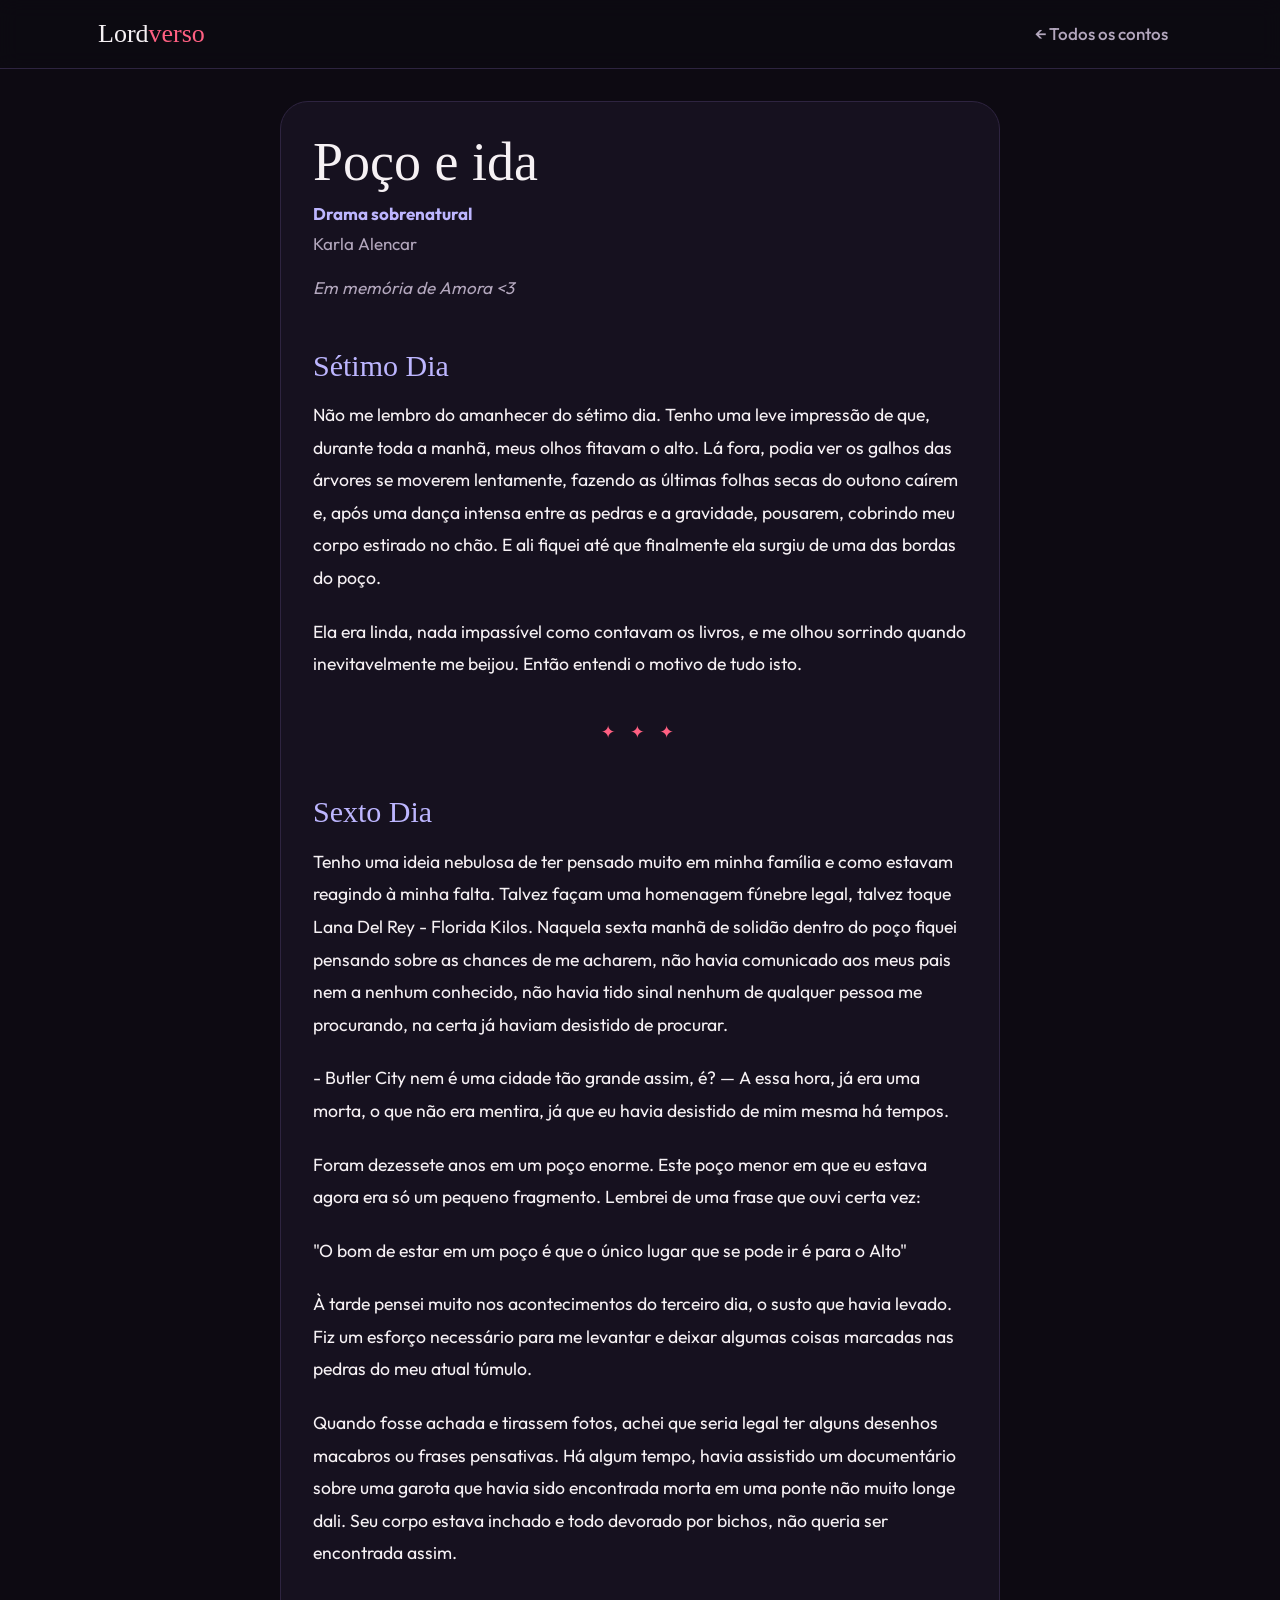
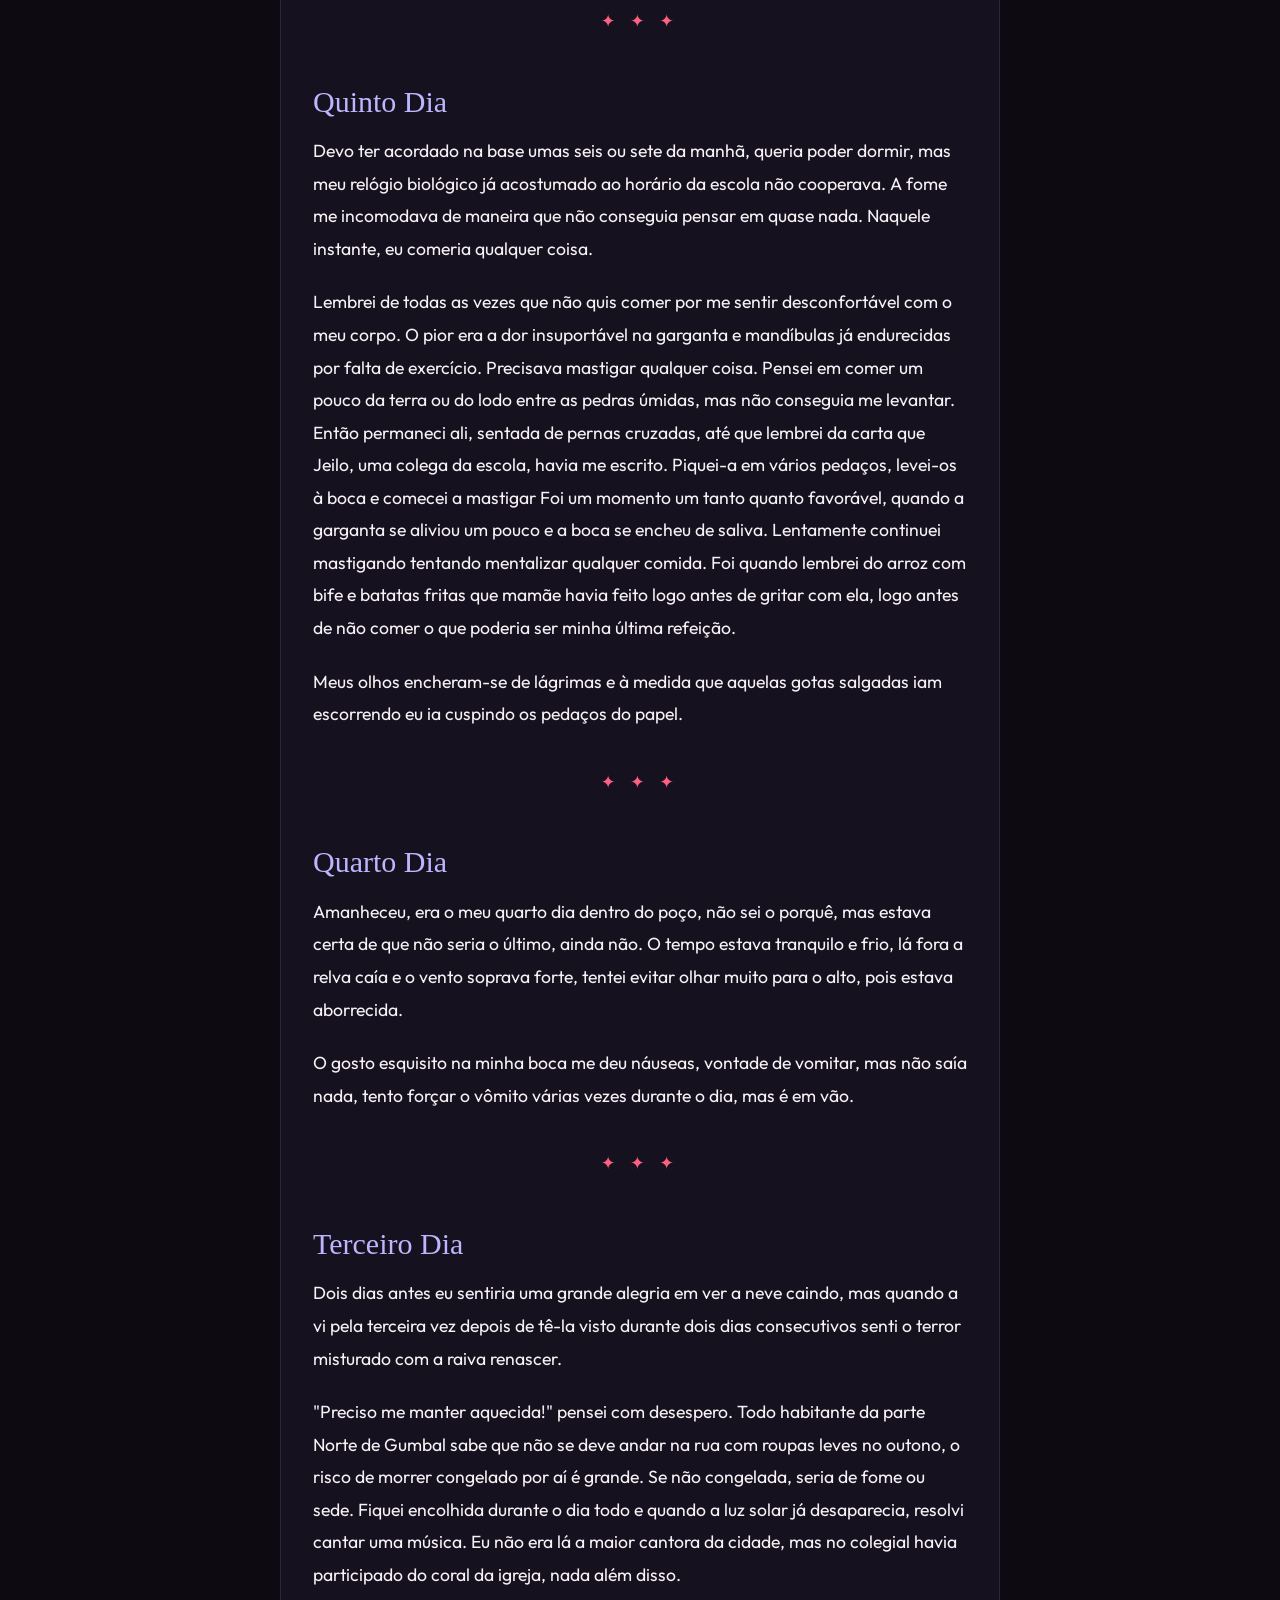
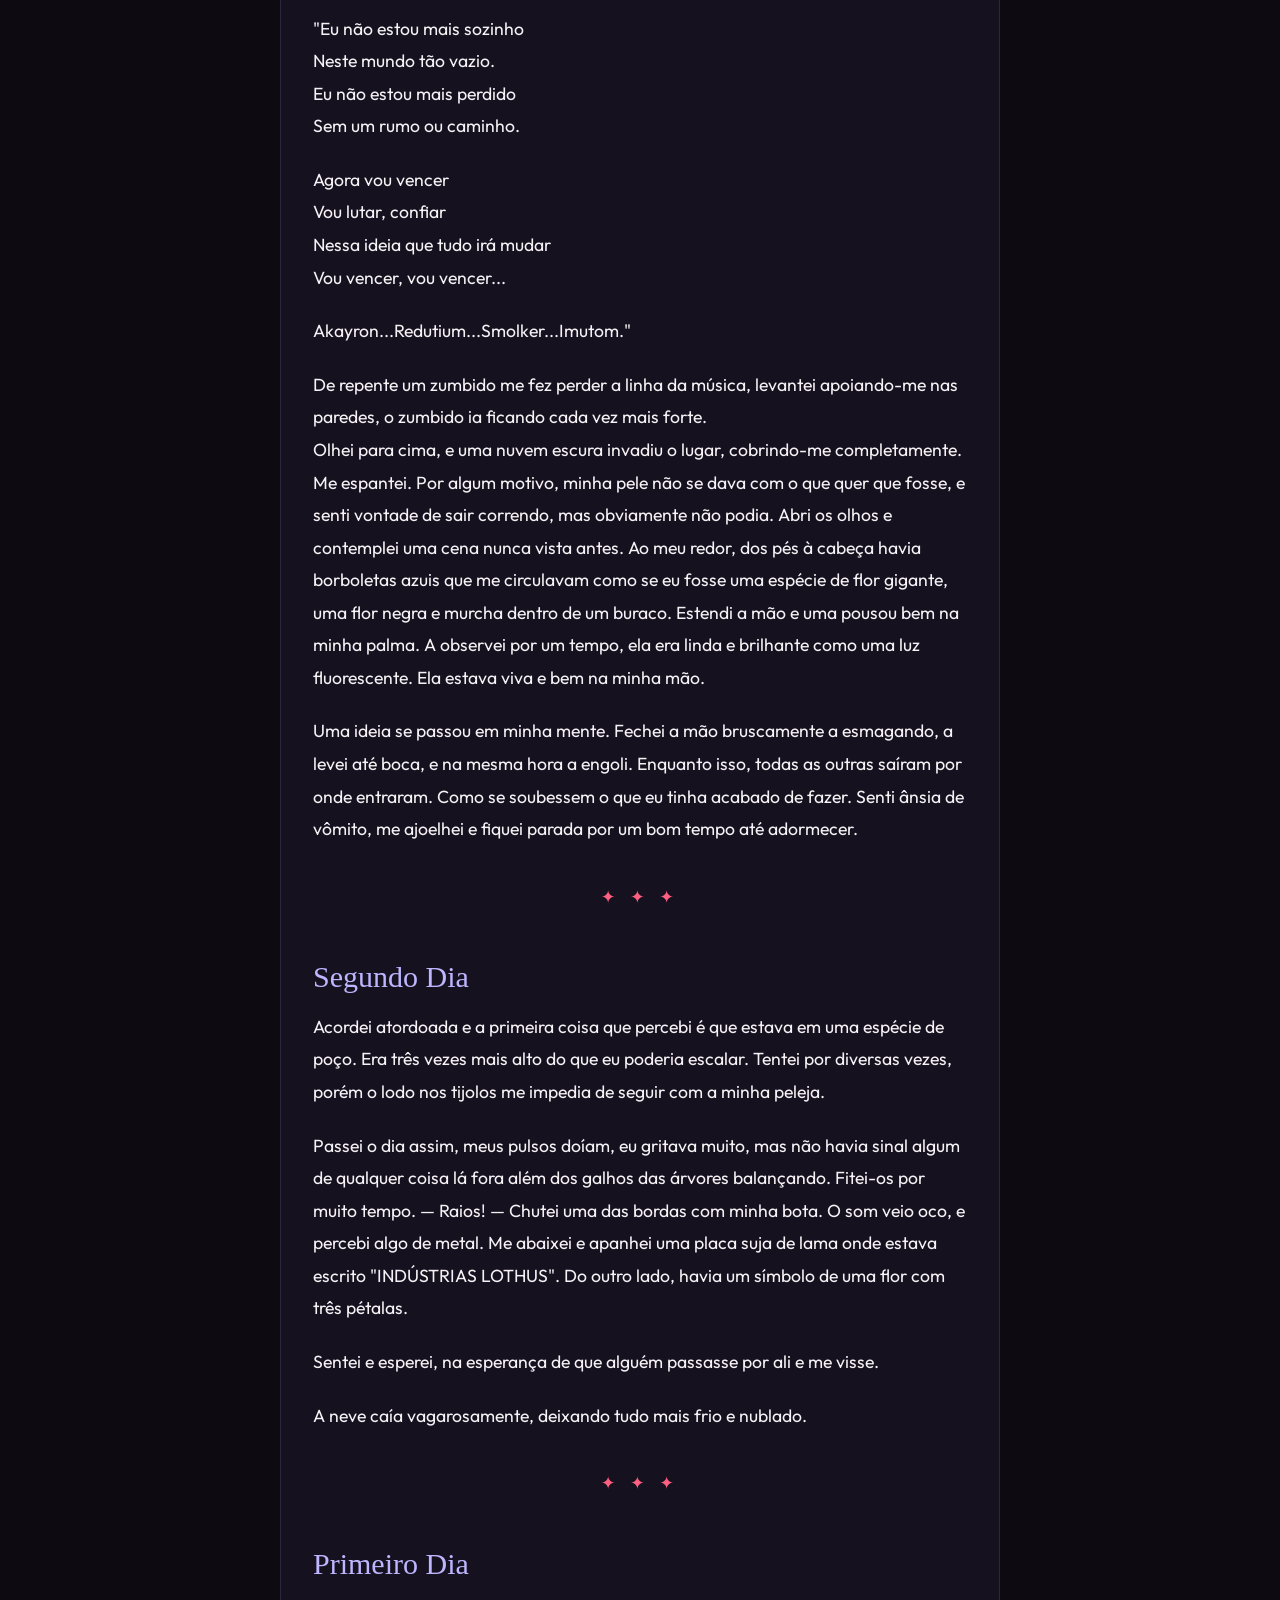
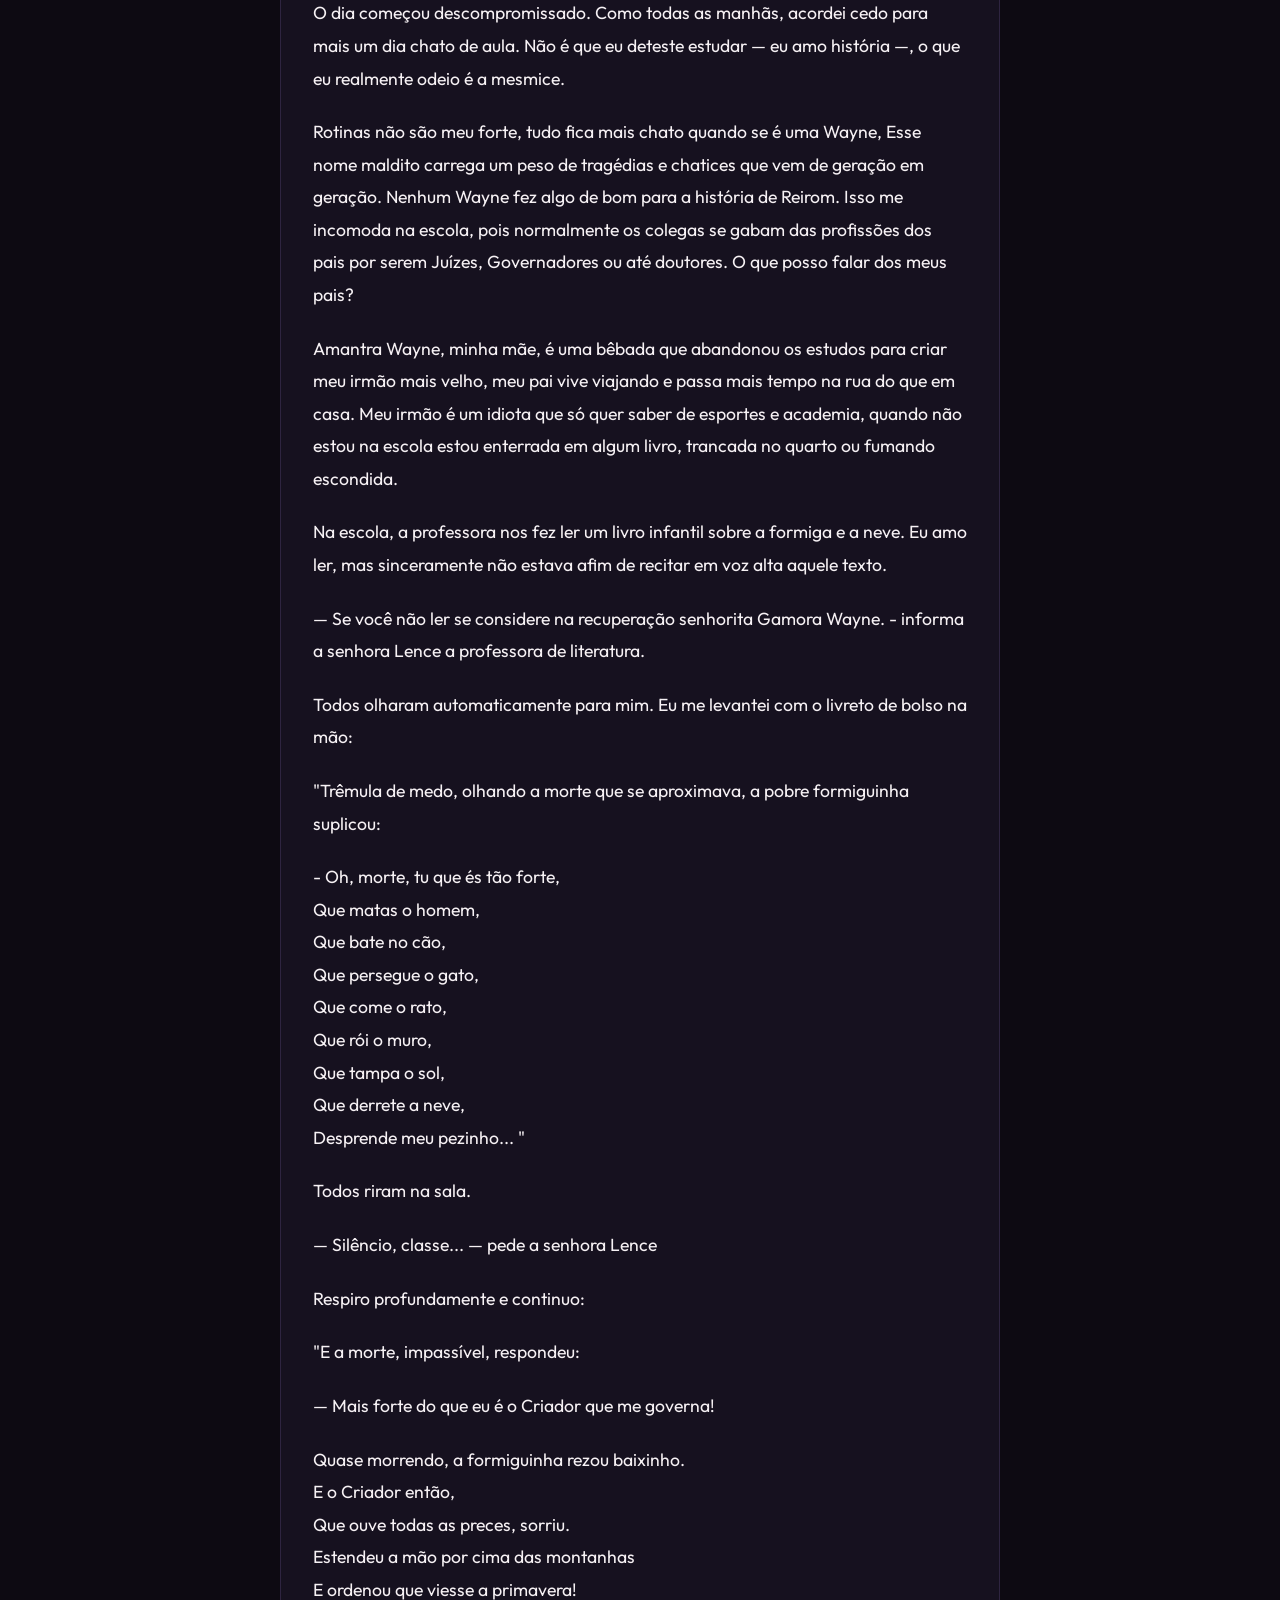
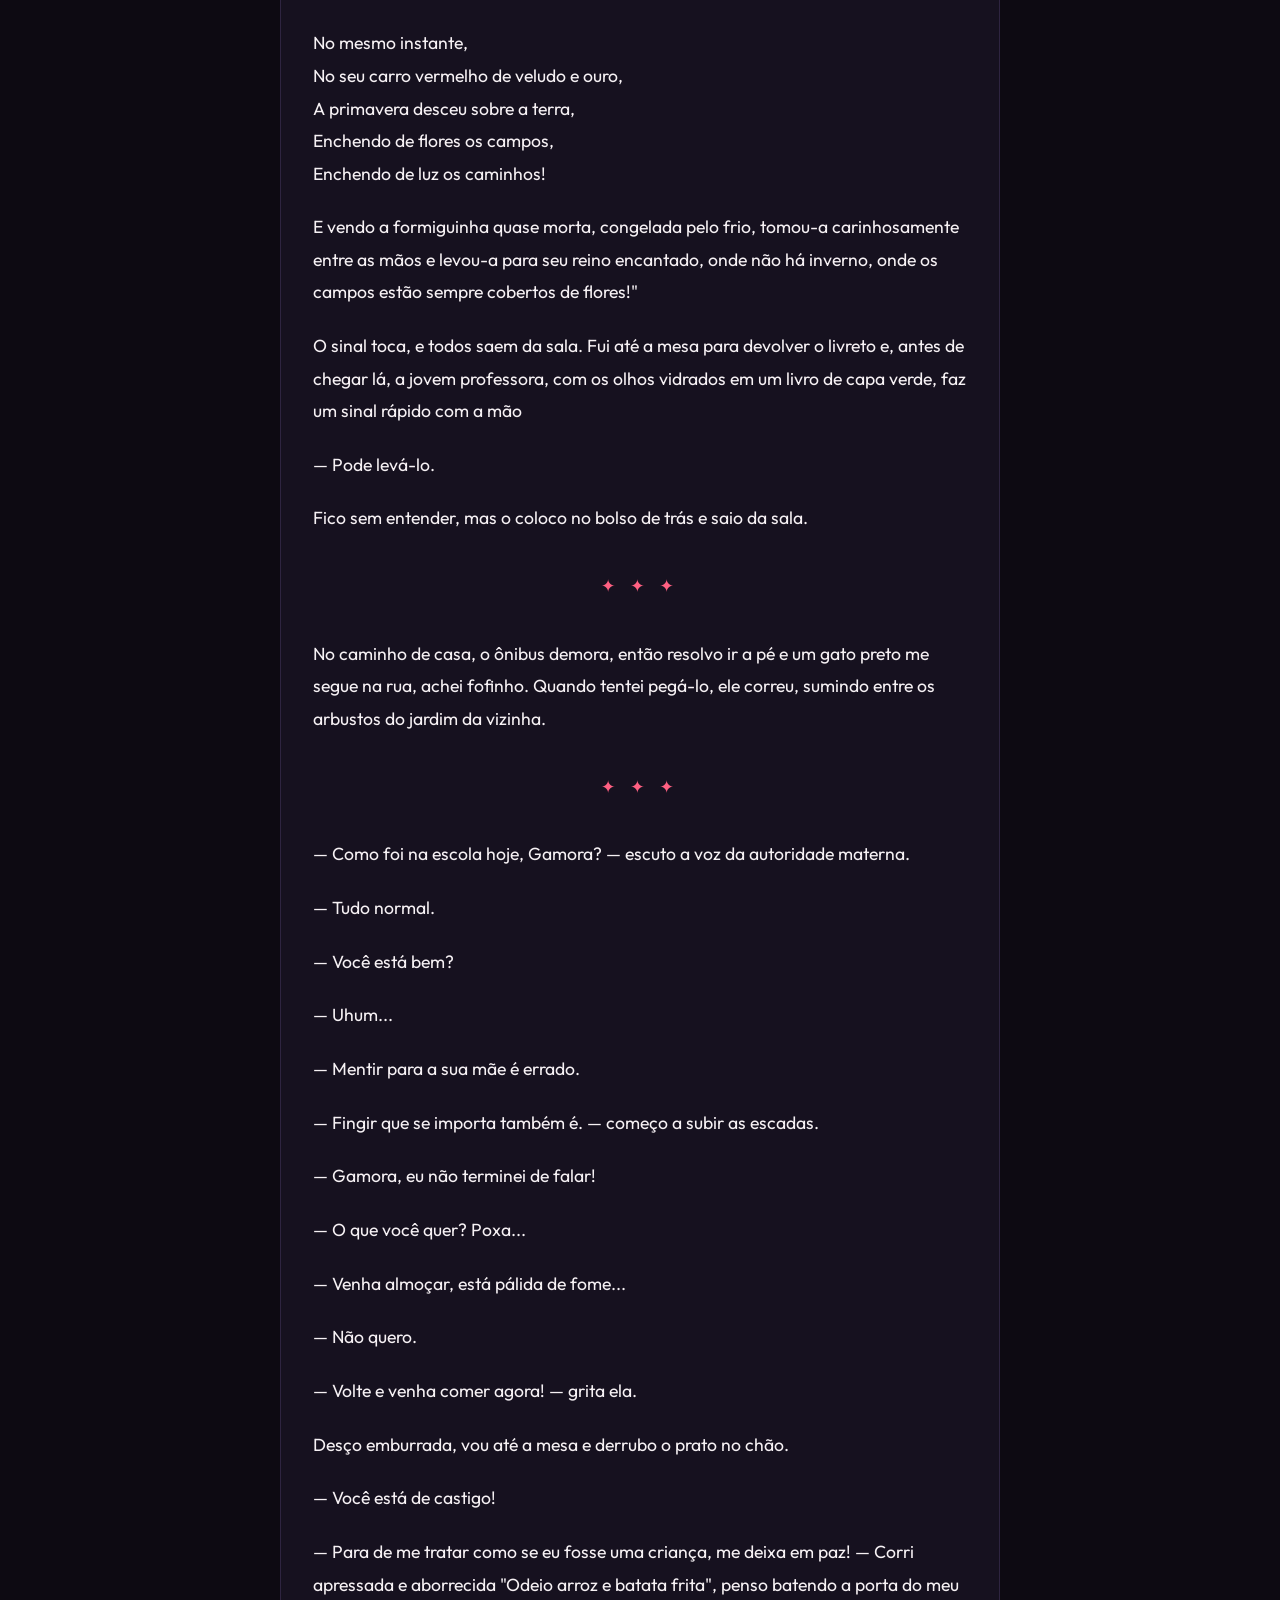
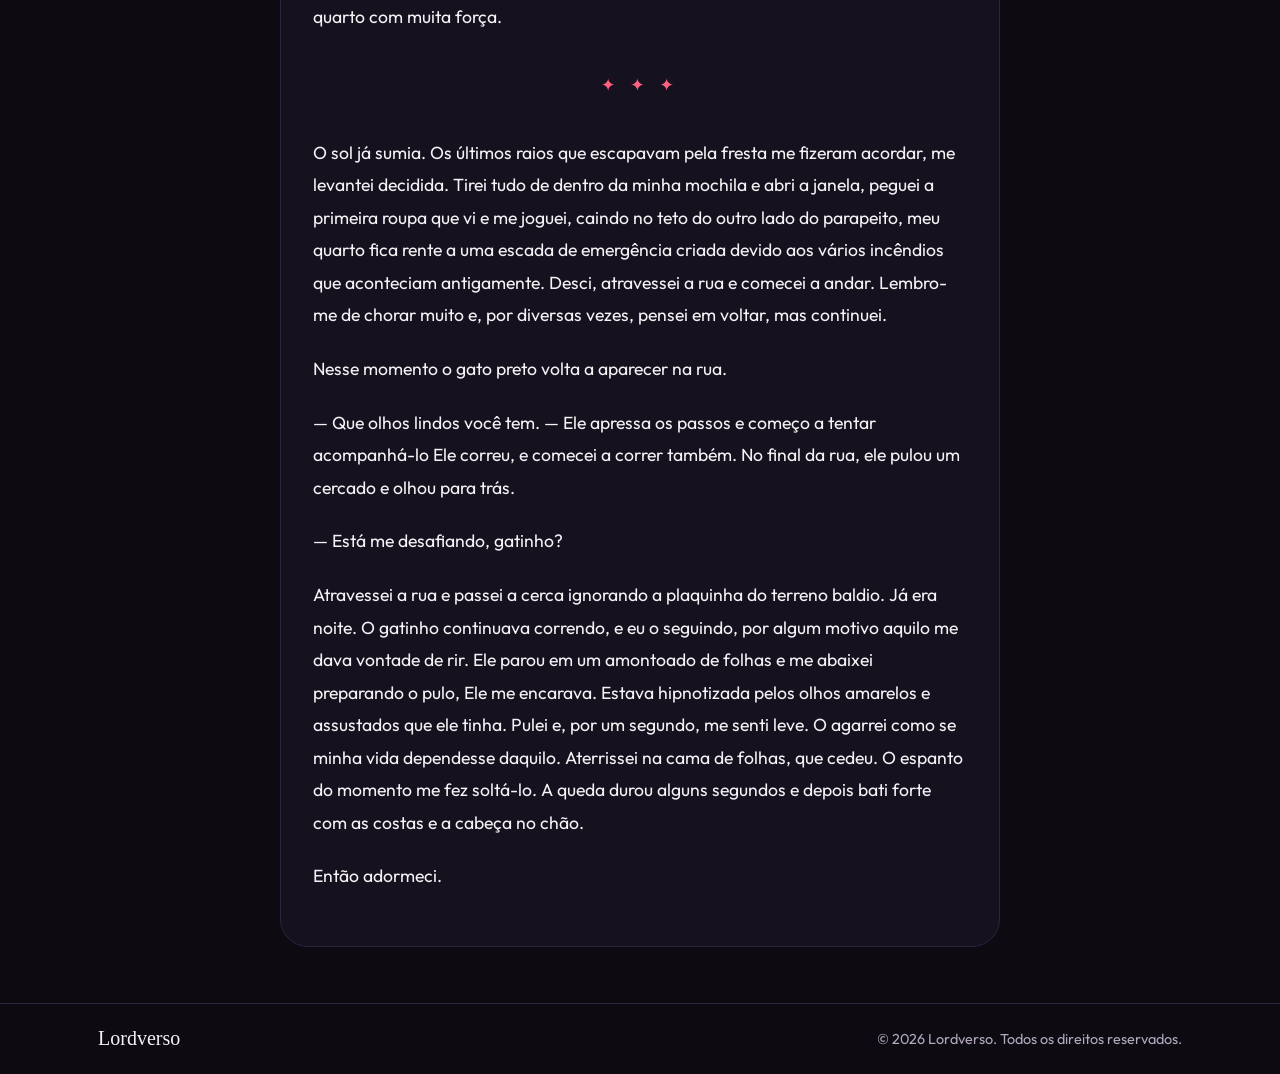
<file: conto.html>
<!DOCTYPE html>
<html lang="pt-BR">
<head>
<meta charset="utf-8">
<meta name="viewport" content="width=device-width, initial-scale=1, viewport-fit=cover">
<meta name="theme-color" content="#0d0a12">
<title>Conto – Lordverso</title>

<link rel="preconnect" href="https://fonts.googleapis.com">
<link rel="preconnect" href="https://fonts.gstatic.com" crossorigin>
<link rel="stylesheet" href="https://fonts.googleapis.com/css2?family=Outfit:wght@400;500;700&family=Permanent+Marker&display=swap">

<link rel="stylesheet" href="style.css">
</head>
<body>

<header class="topo">
  <div class="container">
    <a class="logo" href="index.html#inicio">Lord<span>verso</span></a>
    <nav class="menu" aria-label="Voltar">
      <a href="index.html#contos">← Todos os contos</a>
    </nav>
  </div>
</header>

<main class="container">
  <!-- O conto é carregado aqui pelo contos.js, a partir da pasta "meus contos".
       O endereço é conto.html?n=1 (primeiro conto), ?n=2, ?n=3 -->
  <article class="painel leitor" id="leitor">
    <p class="leitor-erro">Carregando o conto…</p>
  </article>
  <noscript><p class="leitor-erro">Ative o JavaScript para ler o conto.</p></noscript>
</main>

<footer>
  <div class="container">
    <b>Lordverso</b>
    <span>© 2026 Lordverso. Todos os direitos reservados.</span>
  </div>
</footer>

<script src="contos.js" defer></script>
</body>
</html>
</file>
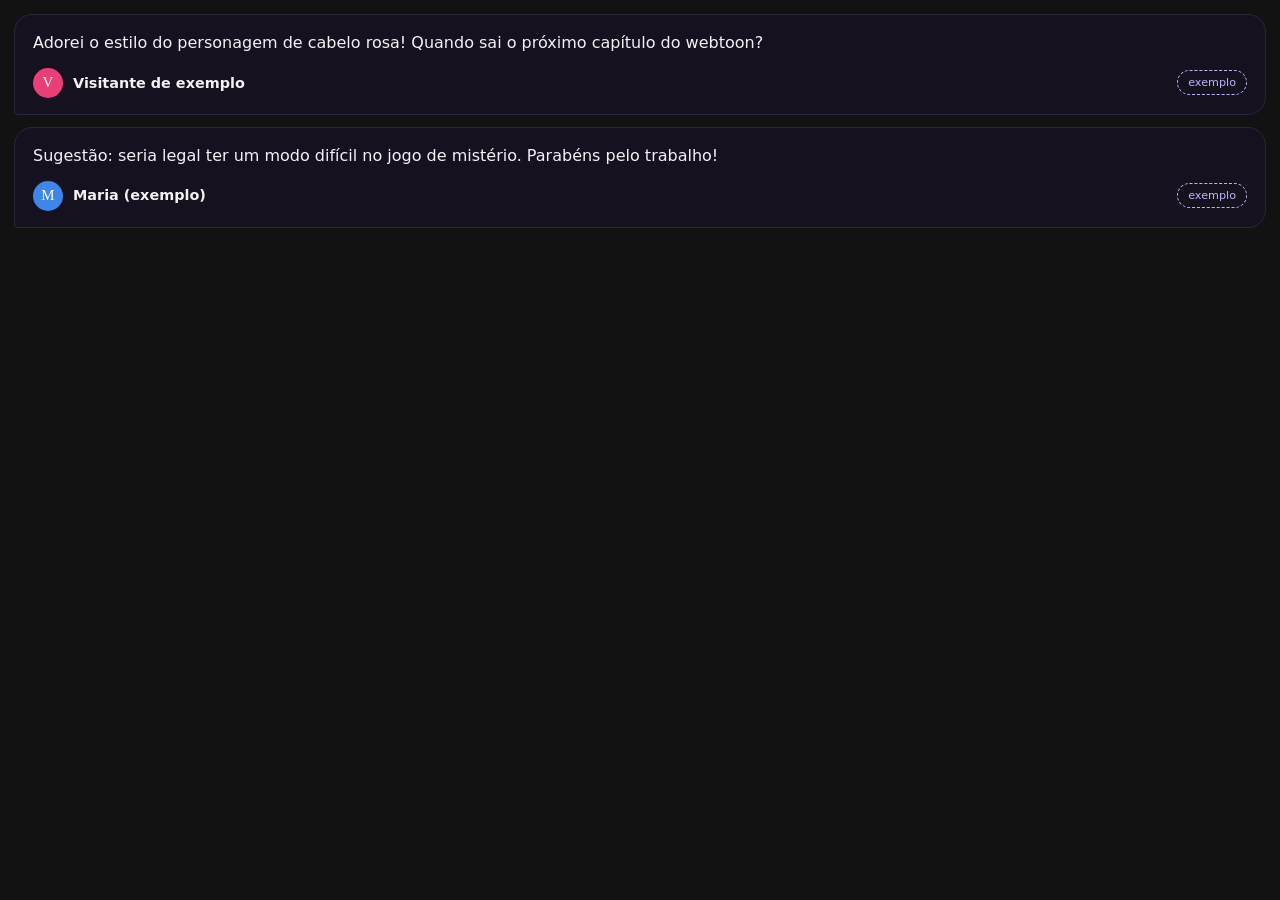
<file: mensagens.html>
<!DOCTYPE html>
<html lang="pt-BR">
<head>
<meta charset="utf-8">
<meta name="viewport" content="width=device-width, initial-scale=1">
<title>Mensagens dos visitantes</title>
<link rel="stylesheet" href="style.css">
</head>
<body class="mural">

<!-- ==========================================================
     MURAL DE MENSAGENS
     Este arquivo aparece dentro do site (na seção Sugestões).

     Para publicar uma mensagem nova:
     1. Copie um bloco <article class="msg"> inteiro.
     2. Cole no TOPO da lista (as mais novas ficam em cima).
     3. Troque a inicial, o --h (cor da bolinha, 0 a 360), o nome e o texto.

     Cuidado: escreva a mensagem como texto simples. Não cole HTML
     que veio de visitantes, para ninguém colocar código estranho no seu site.
     As duas mensagens abaixo são de exemplo: apague quando quiser.
     ========================================================== -->

<div class="lista-msgs">

  <article class="msg">
    <p class="msg-texto">Adorei o estilo do personagem de cabelo rosa! Quando sai o próximo capítulo do webtoon?</p>
    <div class="msg-autor">
      <span class="msg-inicial" style="--h:340" aria-hidden="true">V</span>
      <b>Visitante de exemplo</b>
      <span class="msg-tag">exemplo</span>
    </div>
  </article>

  <article class="msg">
    <p class="msg-texto">Sugestão: seria legal ter um modo difícil no jogo de mistério. Parabéns pelo trabalho!</p>
    <div class="msg-autor">
      <span class="msg-inicial" style="--h:215" aria-hidden="true">M</span>
      <b>Maria (exemplo)</b>
      <span class="msg-tag">exemplo</span>
    </div>
  </article>

</div>

</body>
</html>
</file>
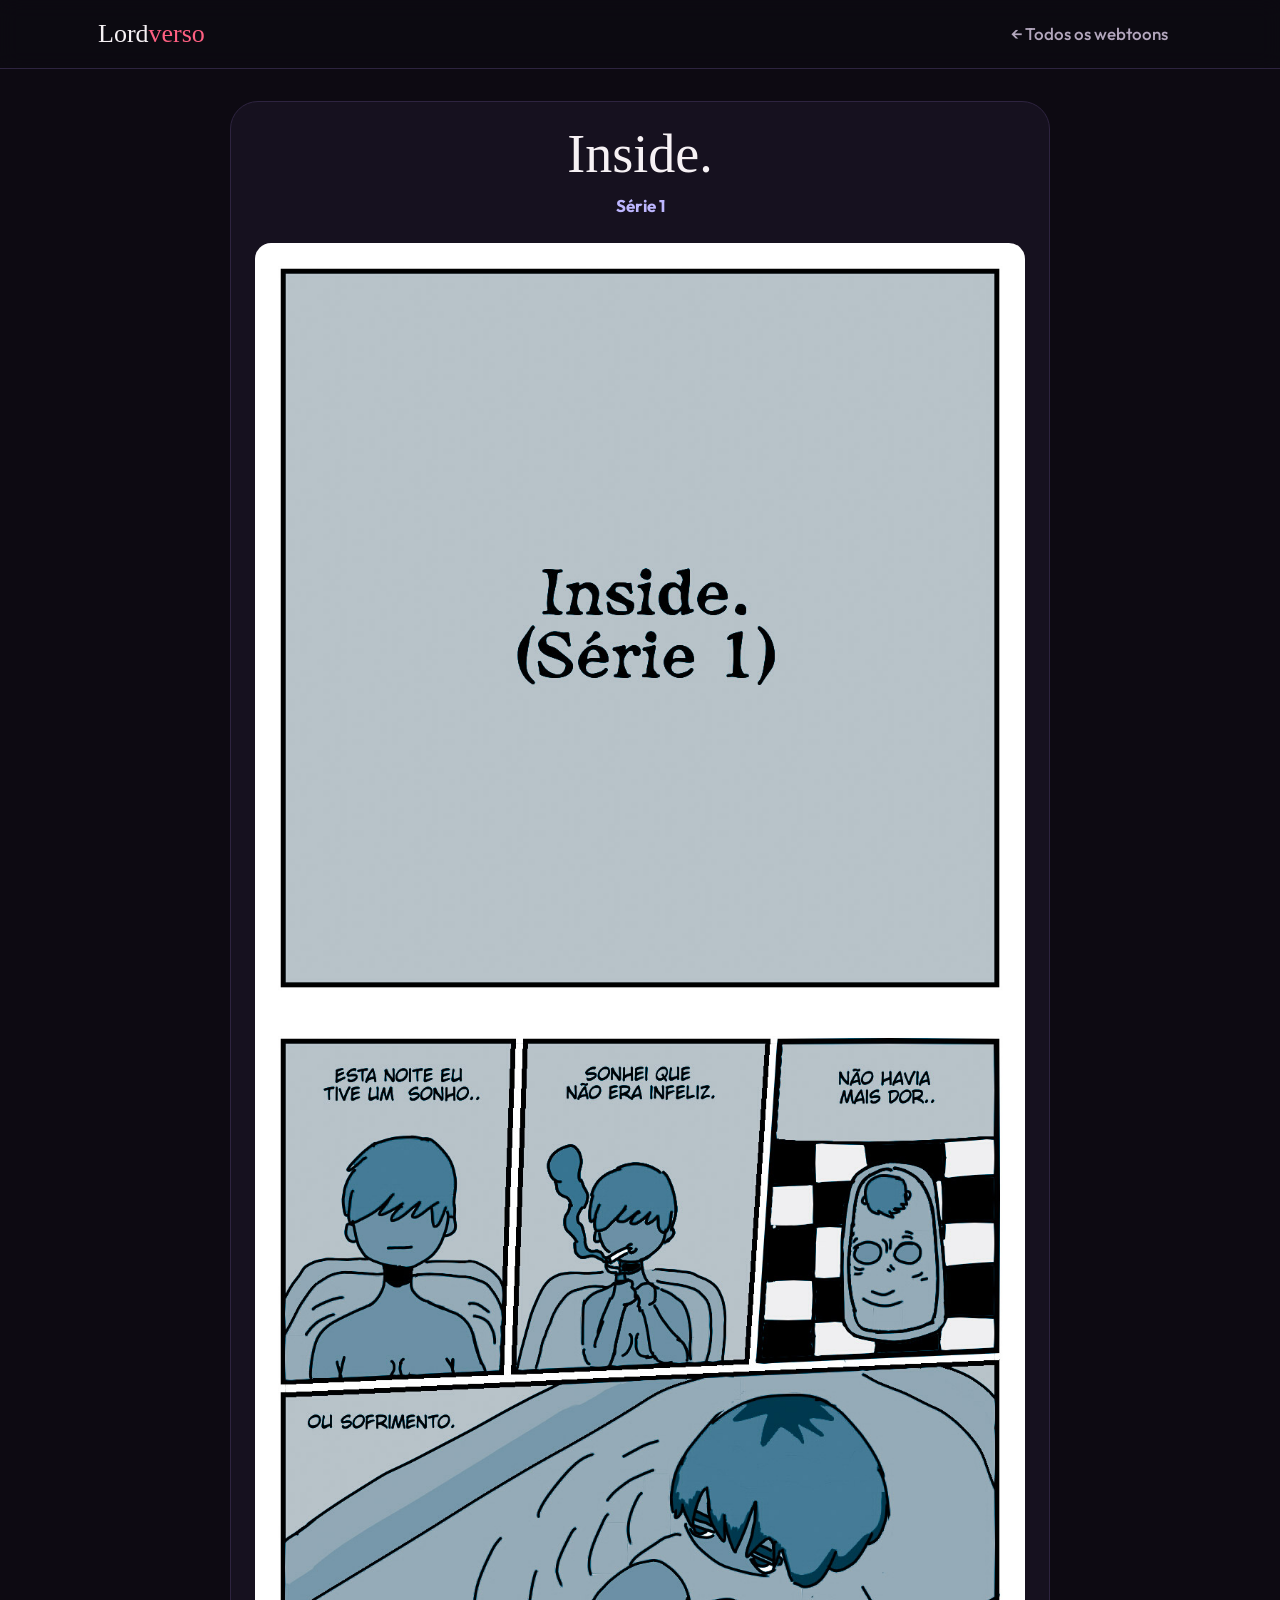
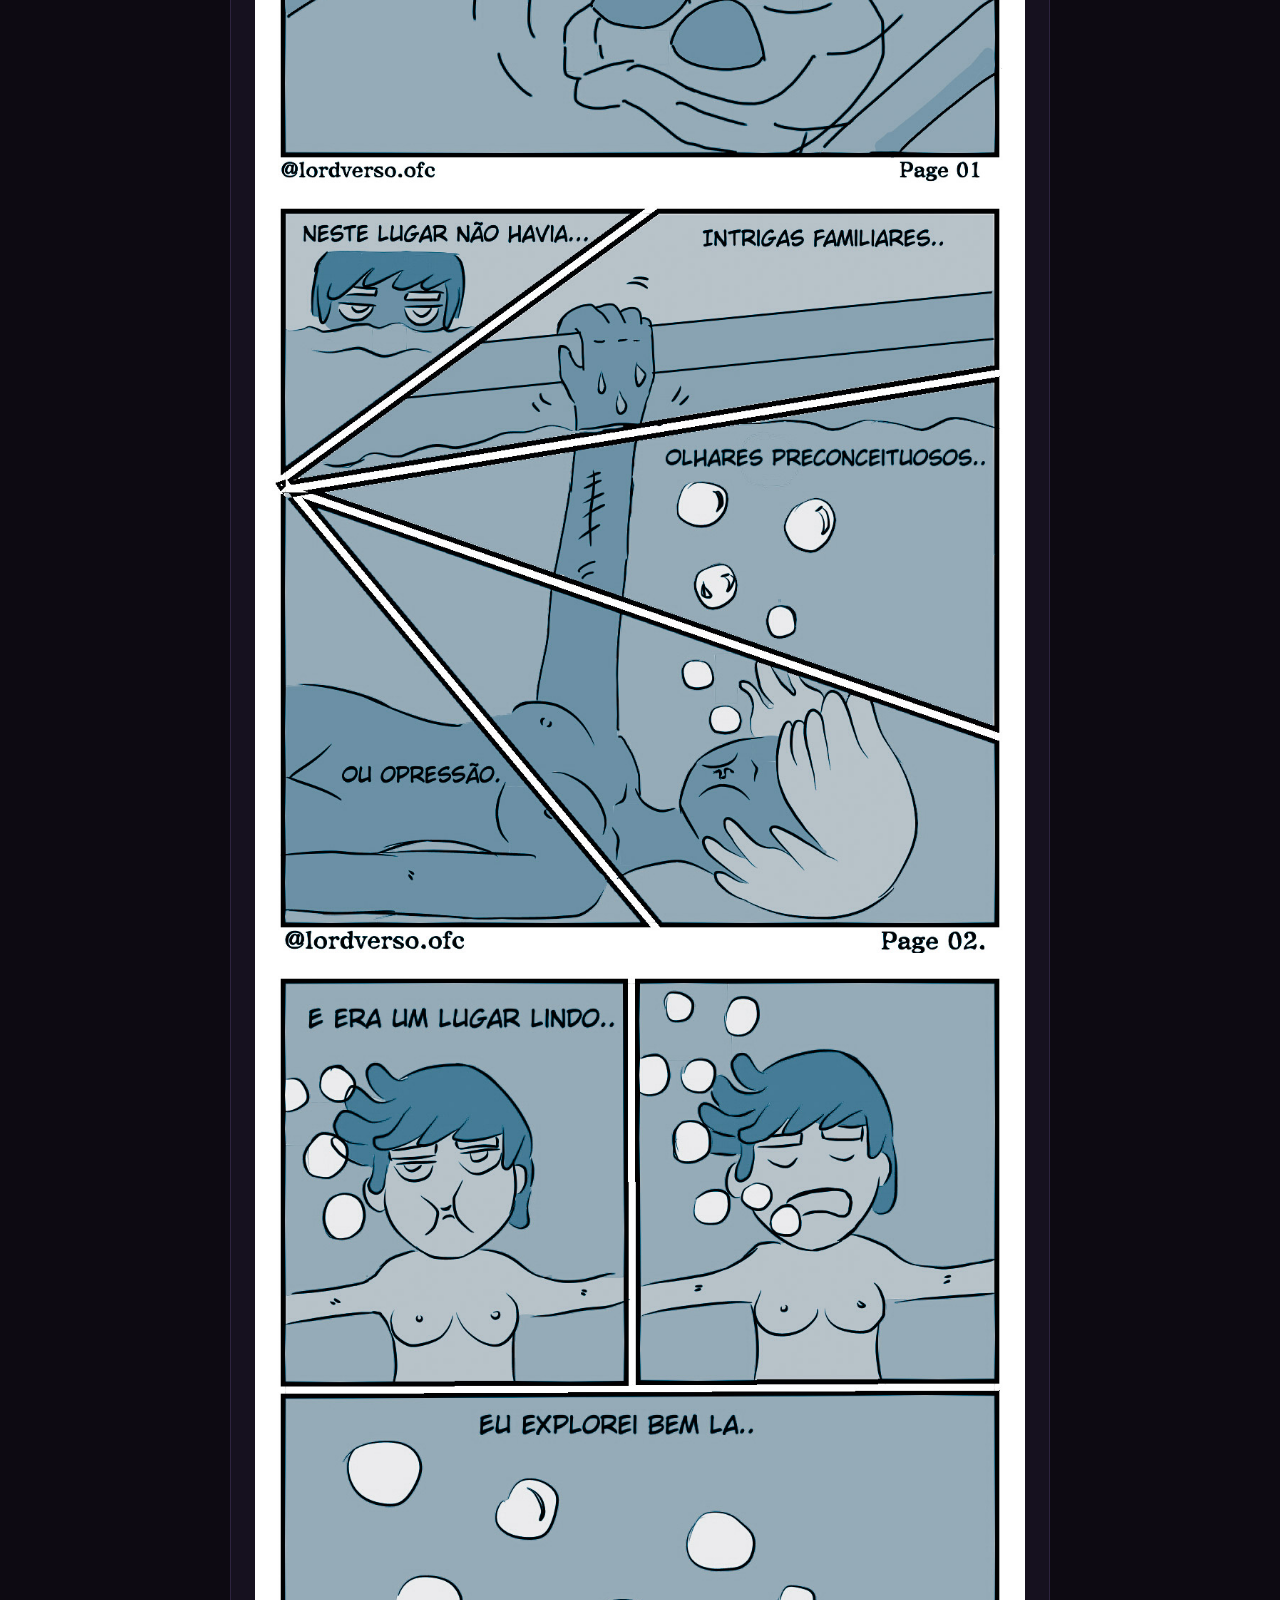
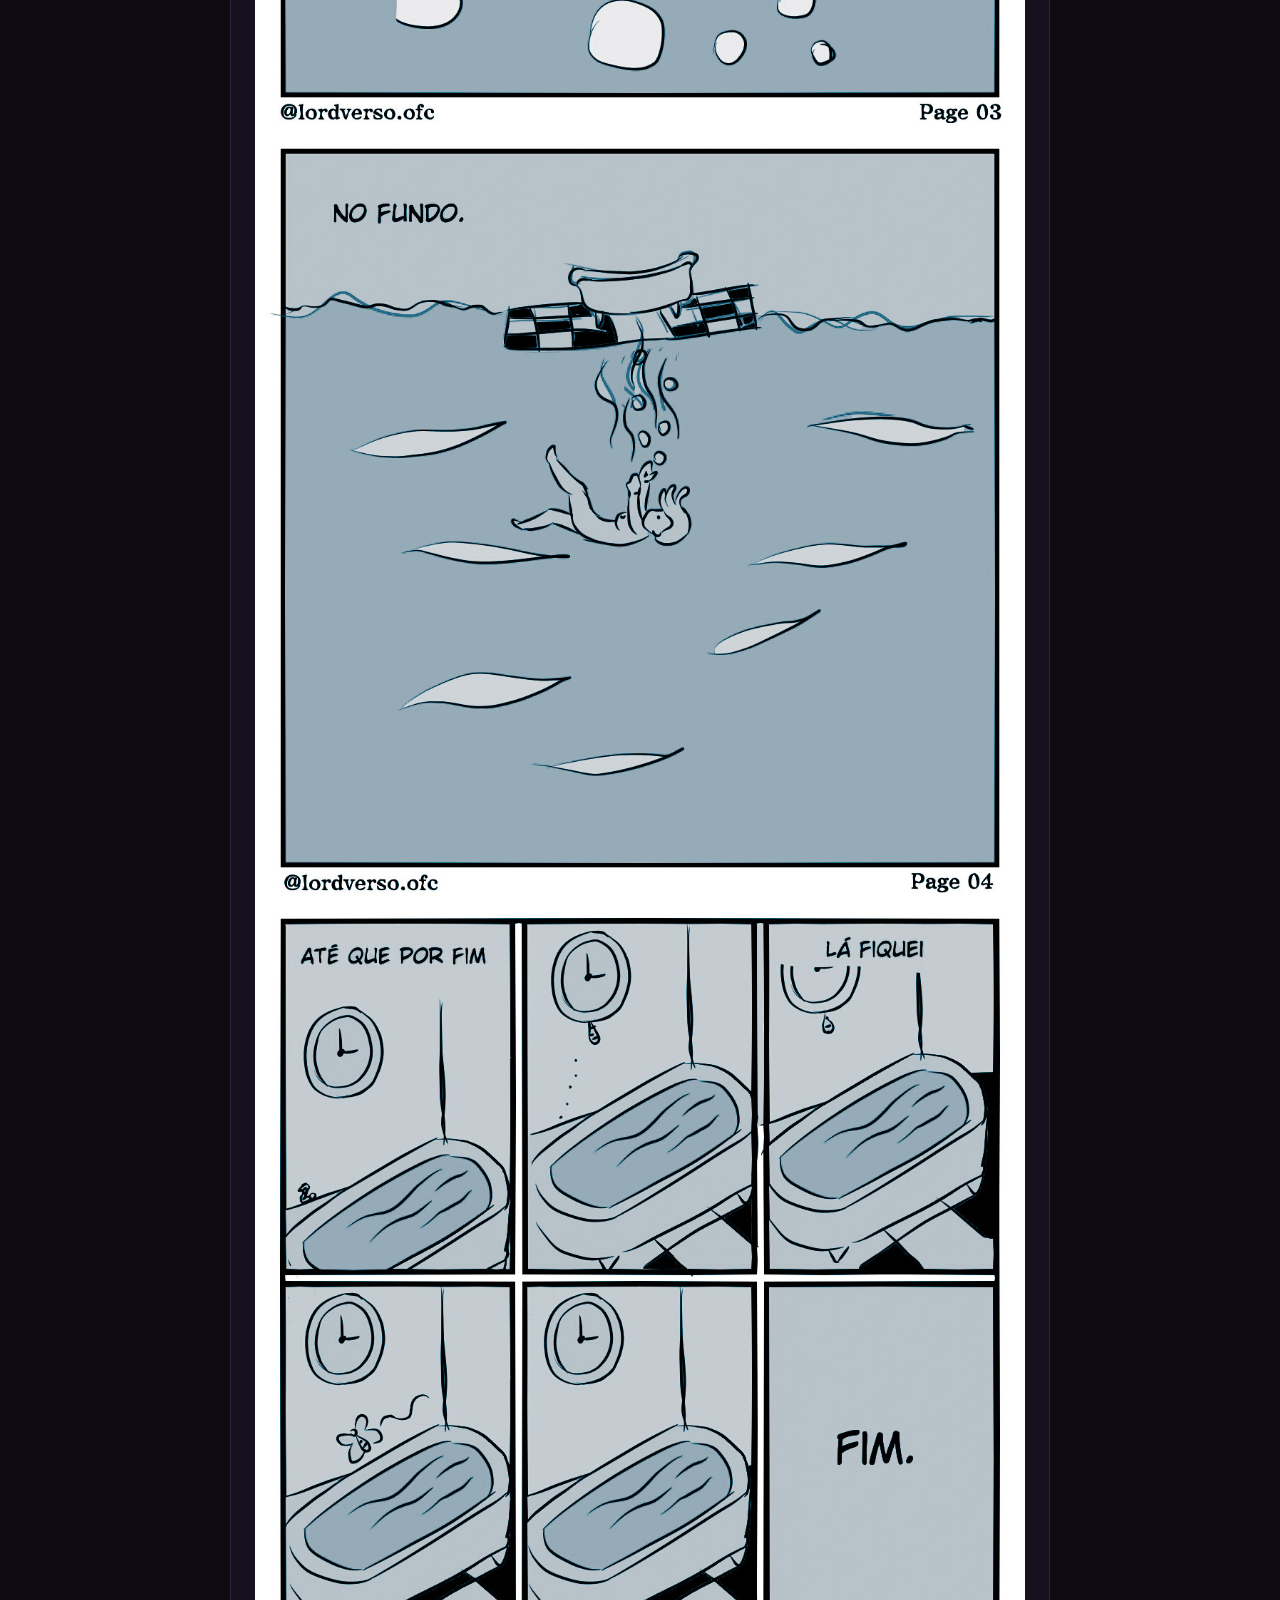
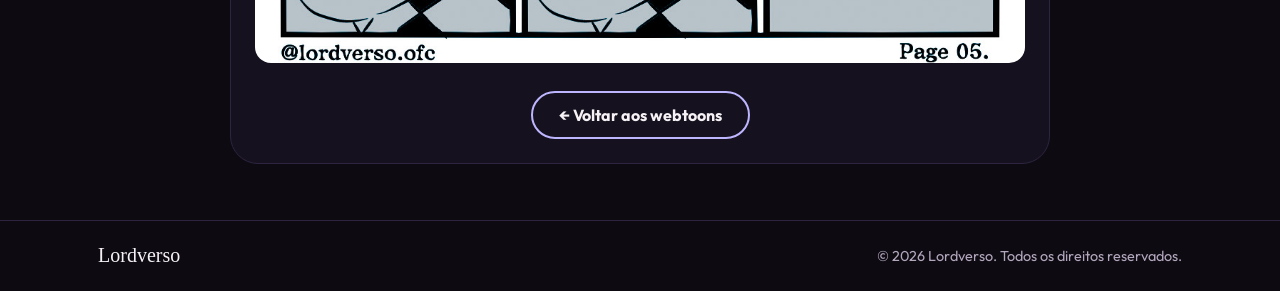
<file: webtoon.html>
<!DOCTYPE html>
<html lang="pt-BR">
<head>
<meta charset="utf-8">
<meta name="viewport" content="width=device-width, initial-scale=1, viewport-fit=cover">
<meta name="theme-color" content="#0d0a12">
<title>Webtoon – Lordverso</title>

<link rel="preconnect" href="https://fonts.googleapis.com">
<link rel="preconnect" href="https://fonts.gstatic.com" crossorigin>
<link rel="stylesheet" href="https://fonts.googleapis.com/css2?family=Outfit:wght@400;500;700&family=Permanent+Marker&display=swap">

<link rel="stylesheet" href="style.css">
</head>
<body>

<header class="topo">
  <div class="container">
    <a class="logo" href="index.html#inicio">Lord<span>verso</span></a>
    <nav class="menu" aria-label="Voltar">
      <a href="index.html#webtoons">← Todos os webtoons</a>
    </nav>
  </div>
</header>

<main class="container">
  <!-- O webtoon é carregado aqui pelo webtoons.js, a partir da pasta "webtoons".
       O endereço é webtoon.html?n=1 (primeiro webtoon), ?n=2, ?n=3 -->
  <article class="painel leitor leitor-wt" id="leitor-wt">
    <p class="leitor-erro">Carregando o webtoon…</p>
  </article>
  <noscript><p class="leitor-erro">Ative o JavaScript para ler o webtoon.</p></noscript>
</main>

<footer>
  <div class="container">
    <b>Lordverso</b>
    <span>© 2026 Lordverso. Todos os direitos reservados.</span>
  </div>
</footer>

<script src="webtoons.js" defer></script>
</body>
</html>
</file>
<file: style.css>
/* ==========================================================
   LORDVERSO – style.css
   Visual: fundo escuro, cards arredondados e as cores do
   personagem (vermelho, rosa, azul e lilás).

   ÍNDICE
   1. Cores, fontes e medidas  (mude aqui para trocar o visual)
   2. Base
   3. Cabeçalho
   4. Botões
   5. Início (hero)
   6. Destaque
   7. Artes (linha do tempo e card +18)
   8. Jogos (capinhas)
   9. Contos
   9c. Webtoons (capinhas e leitor)
  10. Avatar / Picrew
  11. Sobre mim
  12. Redes, sugestões e mural
  13. Rodapé
  14. Celular e acessibilidade
   ========================================================== */


/* ==========================================================
   1. CORES, FONTES E MEDIDAS
   ========================================================== */
:root{
  --fundo:#0d0a12;        /* fundo da página */
  --painel:#16111f;       /* caixas grandes */
  --card:#1f1829;         /* cards menores */
  --linha:#2e2440;        /* bordas */
  --texto:#f6f1f4;
  --suave:#b3a7bd;

  --vermelho:#ff1a1a;     /* fundo do personagem */
  --rosa:#ff6082;         /* cabelo */
  --azul:#4d8bff;         /* jaqueta */
  --lilas:#bdb6ff;        /* gola da jaqueta */
  --pele:#d28b78;

  --f-titulo:'Permanent Marker','Comic Sans MS',cursive;
  --f-texto:'Outfit','Segoe UI',system-ui,sans-serif;

  --raio:28px;
  --largura:1120px;

  color-scheme:dark;
}


/* ==========================================================
   2. BASE
   ========================================================== */
*{box-sizing:border-box}
html{scroll-behavior:smooth;scroll-padding-top:90px}
body{
  margin:0;background:var(--fundo);color:var(--texto);
  font-family:var(--f-texto);font-size:17px;line-height:1.55;
  padding-top:env(safe-area-inset-top,0px);
  padding-bottom:env(safe-area-inset-bottom,0px);
  overflow-x:hidden;
}
a{color:inherit;text-decoration:none}
p{margin:0}
img{max-width:100%;display:block}
h1,h2,h3{font-family:var(--f-titulo);font-weight:400;margin:0;line-height:1.05}
:focus-visible{outline:3px solid var(--lilas);outline-offset:3px}

.container{
  max-width:var(--largura);margin-inline:auto;
  padding-left:max(18px,env(safe-area-inset-left,0px));
  padding-right:max(18px,env(safe-area-inset-right,0px));
}
section{margin-top:28px}
.painel{background:var(--painel);border:1px solid var(--linha);border-radius:var(--raio);padding:32px}

/* título de seção com rabisco embaixo */
.titulo{font-size:clamp(30px,5vw,42px);display:inline-block;position:relative;margin-bottom:22px}
.titulo::after{
  content:"";position:absolute;left:0;right:-14px;bottom:-8px;height:6px;border-radius:6px;
  background:var(--rosa);transform:rotate(-1.5deg);
}


/* ==========================================================
   3. CABEÇALHO
   ========================================================== */
.topo{
  position:sticky;top:env(safe-area-inset-top,0px);z-index:20;
  background:rgba(13,10,18,.9);backdrop-filter:blur(10px);border-bottom:1px solid var(--linha);
}
.topo .container{display:flex;align-items:center;gap:20px;height:68px}
.logo{font:400 26px/1 var(--f-titulo);flex:none}
.logo span{color:var(--rosa)}
.menu{display:flex;gap:4px;margin-left:auto;overflow-x:auto;scrollbar-width:none;min-width:0}
.menu::-webkit-scrollbar{display:none}
.menu a{flex:none;padding:8px 14px;border-radius:999px;font-weight:500;color:var(--suave)}
.menu a:hover{color:var(--texto);background:var(--card)}
.menu a.ativo{background:var(--azul);color:#fff;font-weight:700}


/* ==========================================================
   4. BOTÕES
   ========================================================== */
.btn{
  display:inline-flex;align-items:center;gap:8px;padding:14px 26px;border-radius:999px;
  font:700 1rem/1 var(--f-texto);border:2px solid var(--rosa);cursor:pointer;
  transition:transform .15s,background .15s;
}
.btn:hover{transform:translateY(-2px)}
.btn.cheio{background:var(--rosa);color:#1a0610}
.btn.vazio{background:transparent;color:var(--texto);border-color:var(--lilas)}
.btn.vazio:hover{background:var(--card)}
.btn.pequeno{padding:10px 18px;font-size:.9rem}
.acoes{display:flex;flex-wrap:wrap;gap:14px;margin-top:28px}


/* ==========================================================
   5. INÍCIO (hero)
   ========================================================== */
.hero{
  position:relative;display:grid;grid-template-columns:minmax(0,1.15fr) minmax(0,1fr);
  gap:24px;align-items:center;padding-top:48px;
}
.hero-oi{font:400 26px/1 var(--f-titulo);color:var(--suave)}
.hero h1{font-size:clamp(54px,10vw,112px);letter-spacing:-.01em;margin-top:6px}
.hero h1 span{position:relative;display:inline-block}
.hero h1 span::after{
  content:"";position:absolute;left:-2%;right:-4%;bottom:-6px;height:14px;border-radius:10px;
  background:var(--rosa);transform:rotate(-1.5deg);z-index:-1;
}
.hero .papeis{margin-top:30px;font-size:1.15rem;color:var(--texto)}
.hero .papeis i{font-style:normal;color:var(--rosa);margin-inline:8px}

/* personagem + mancha vermelha */
.hero-arte{position:relative;justify-self:center;width:100%;max-width:440px;padding:0 0 10px 20px}

.hero-arte img{
  position:relative;aspect-ratio:4/5;object-fit:cover;width:100%;
  border-radius:36px;border:4px solid var(--fundo);transform:rotate(-3deg);
  box-shadow:10px 10px 0 var(--azul);
}
.rabisco{position:absolute;font-size:34px;line-height:1;pointer-events:none}
.r1{top:0;right:-2%;color:var(--lilas)}
.r2{bottom:12%;left:-4%;color:var(--rosa);font-size:28px}
.r3{top:44%;right:-6%;color:var(--azul);font-size:26px}


/* ==========================================================
   6. DESTAQUE
   ========================================================== */
.destaque{display:grid;grid-template-columns:minmax(0,.8fr) minmax(0,1.4fr);gap:28px;align-items:center}
.destaque h2{font-size:clamp(30px,4vw,38px);color:var(--lilas)}
.destaque p{color:var(--suave);margin:14px 0 20px;max-width:34ch}
.tela{
  position:relative;aspect-ratio:16/8;border-radius:22px;overflow:hidden;
  background:linear-gradient(135deg,#2a1f6b,var(--azul) 45%,var(--rosa));
  display:grid;place-items:center;
}
.tela img{position:absolute;inset:0;width:100%;height:100%;object-fit:cover}
.tela .play{
  position:relative;width:78px;height:78px;border-radius:50%;background:var(--rosa);
  display:grid;place-items:center;color:#1a0610;font-size:28px;padding-left:5px;
  box-shadow:0 0 0 10px rgba(255,96,130,.25);
}


/* ==========================================================
   7. ARTES (linha do tempo e card +18)
   ========================================================== */
.intro-sec{color:var(--suave);margin:-6px 0 22px;max-width:46ch}
.artes-grid{display:grid;grid-template-columns:minmax(0,2.2fr) minmax(0,1fr);gap:18px}
.artes-grid .painel{margin:0}

/* linha do tempo: uma arte por ano, rolando para o lado */
.tempo{
  display:grid;grid-auto-flow:column;grid-auto-columns:160px;gap:18px;
  overflow-x:auto;padding:4px 4px 16px;scroll-snap-type:x proximity;
}
.marco{position:relative;margin:0;padding-top:38px;scroll-snap-align:start}
.marco::before{                       /* a linha */
  content:"";position:absolute;top:11px;left:-9px;right:-9px;height:4px;background:var(--linha);
}
.marco::after{                        /* a bolinha */
  content:"";position:absolute;top:4px;left:0;width:18px;height:18px;border-radius:50%;
  background:var(--rosa);border:3px solid var(--painel);
}
.ano{position:absolute;top:0;left:28px;font:400 22px/1 var(--f-titulo);color:var(--lilas)}
.arte-ano{
  position:relative;aspect-ratio:4/5;border-radius:20px;overflow:hidden;
  background:linear-gradient(145deg,hsl(var(--h,340) 75% 55%),hsl(calc(var(--h,340) + 50) 70% 28%));
  display:grid;place-items:center;padding:12px;text-align:center;
  font:400 17px/1.15 var(--f-titulo);color:#fff;border:1px solid var(--linha);
}
.arte-ano img{position:absolute;inset:0;width:100%;height:100%;object-fit:cover}
.marco figcaption{margin-top:10px;font-size:.9rem;color:var(--suave)}
/* ano com duas artes: ocupa duas colunas e mostra as duas lado a lado */
.marco.duplo{grid-column:span 2}
.marco.duplo .par{display:grid;grid-template-columns:1fr 1fr;gap:18px}

/* card +18 */
.adulto{
  display:flex;flex-direction:column;align-items:center;justify-content:center;gap:10px;text-align:center;
  background:linear-gradient(160deg,#3d0710,var(--painel) 75%);border-color:var(--vermelho);
  transition:transform .15s,box-shadow .15s;
}
.adulto:hover{transform:translateY(-4px);box-shadow:0 0 0 3px rgba(255,26,26,.35)}
.adulto-selo{font:400 clamp(64px,9vw,96px)/1 var(--f-titulo);color:var(--vermelho);text-shadow:4px 4px 0 var(--fundo)}
.adulto h2{font-size:28px}
.adulto p{color:var(--suave)}
.adulto small{color:var(--suave);font-size:.8rem;max-width:26ch}


/* ==========================================================
   8. JOGOS (capinhas estilo catálogo de filmes)
   ========================================================== */
.jogos-painel{display:grid;grid-template-columns:minmax(0,.9fr) minmax(0,1.5fr);gap:28px;align-items:center}
.apk{display:flex;flex-wrap:wrap;gap:14px;align-items:center;justify-content:space-between;padding:18px 22px;border:2px dashed var(--linha);border-radius:20px}
.apk p{color:var(--suave)}

.posters{display:grid;grid-template-columns:repeat(3,minmax(0,1fr));gap:14px}
.poster{
  position:relative;aspect-ratio:2/3;border-radius:14px;overflow:hidden;
  display:flex;flex-direction:column;justify-content:flex-end;align-items:center;padding:0 8px 16px;text-align:center;
  background:linear-gradient(170deg,hsl(var(--h,340) 70% 45%),hsl(calc(var(--h,340) + 40) 65% 14%));
  border:1px solid var(--linha);transition:transform .2s,box-shadow .2s;
}
.poster::before{                      /* "?" grande e apagado enquanto não há capa */
  content:"?";position:absolute;inset:0;display:grid;place-items:center;
  font:400 clamp(60px,9vw,110px)/1 var(--f-titulo);color:rgba(255,255,255,.16);
}
.poster::after{                       /* sombra embaixo, para o texto aparecer */
  content:"";position:absolute;inset:0;background:linear-gradient(to top,rgba(0,0,0,.8),transparent 55%);
}
.poster img{position:absolute;inset:0;width:100%;height:100%;object-fit:cover}
.poster:hover{transform:scale(1.06);box-shadow:0 14px 30px rgba(0,0,0,.55);z-index:2}
.poster-tag{
  position:absolute;top:10px;left:10px;z-index:1;padding:4px 8px;border-radius:6px;
  background:var(--vermelho);color:#fff;font:700 .65rem/1 var(--f-texto);letter-spacing:.08em;text-transform:uppercase;
}
.poster-breve{position:relative;z-index:1;font:400 clamp(15px,2vw,21px)/1.05 var(--f-titulo);text-transform:uppercase;letter-spacing:.04em}


/* ==========================================================
   9. CONTOS
   ========================================================== */
.contos{display:grid;gap:14px}
.conto{display:flex;align-items:center;gap:18px;padding:16px 20px;background:var(--card);border-radius:20px;border:1px solid var(--linha)}
.conto .aspas{font:400 46px/1 var(--f-titulo);color:var(--rosa);width:34px;flex:none}
.conto div{flex:1;min-width:0}
.conto h3{font-size:22px}
.conto p{color:var(--suave);font-size:.95rem;margin-top:4px}


/* ==========================================================
  10. AVATAR / PICREW
   ========================================================== */
.avatar{
  display:grid;grid-template-columns:minmax(0,1fr) minmax(0,1fr);gap:28px;align-items:center;
  background:linear-gradient(135deg,#1b1340,var(--painel));
}
.avatar h2{font-size:clamp(32px,5vw,46px)}
.avatar p{color:var(--suave);margin-top:14px;max-width:38ch}
.avatar-ex{display:grid;grid-template-columns:repeat(3,1fr);gap:14px}
.avatar-ex div{
  aspect-ratio:1/1;border-radius:50%;display:grid;place-items:center;
  font:400 40px/1 var(--f-titulo);color:#fff;border:4px solid var(--fundo);
  background:hsl(var(--h) 80% 58%);
}
.avatar-ex div:nth-child(2){transform:translateY(16px)}


/* ==========================================================
  11. SOBRE MIM
   ========================================================== */
.sobre{display:grid;grid-template-columns:minmax(0,.8fr) minmax(0,1.3fr);gap:28px;align-items:center;padding:20px}
.sobre-foto{
  position:relative;aspect-ratio:1/1;border-radius:24px;overflow:hidden;background:var(--rosa);
  display:grid;place-items:center;padding:16px;
  font:400 26px/1.1 var(--f-titulo);color:#1a0610;text-align:center;transform:rotate(-2deg);
}
.sobre-foto img{position:absolute;inset:0;width:100%;height:100%;object-fit:cover}
.sobre h2{font-size:clamp(28px,4vw,36px)}
.sobre p{color:var(--suave);margin-top:12px;max-width:52ch}
.fatos{list-style:none;margin:18px 0 0;padding:0;display:flex;flex-wrap:wrap;gap:8px}
.fatos li{padding:8px 14px;border-radius:999px;background:var(--card);border:1px solid var(--linha);font-size:.9rem}


/* ==========================================================
  12. REDES E CONTATO
   ========================================================== */
.redes{display:flex;flex-wrap:wrap;gap:12px}
.rede{
  display:flex;align-items:center;gap:10px;padding:12px 20px;border-radius:999px;
  background:var(--card);border:1px solid var(--linha);font-weight:700;transition:border-color .15s,transform .15s;
}
.rede:hover{border-color:var(--rosa);transform:translateY(-2px)}
.rede small{color:var(--suave);font-weight:400}

.contato{display:grid;grid-template-columns:minmax(0,1fr) minmax(0,1fr);gap:28px;align-items:start}
.form{display:grid;gap:14px}
.form label{display:grid;gap:6px;font-weight:700;font-size:.9rem}
.form input,.form select,.form textarea{
  width:100%;padding:13px 16px;font:400 1rem/1.4 var(--f-texto);color:var(--texto);
  background:var(--card);border:1px solid var(--linha);border-radius:16px;
}
.form textarea{min-height:130px;resize:vertical}
.form button{justify-self:start}
.form .aviso{font-size:.85rem;color:var(--suave)}
.oculto{position:absolute;left:-9999px;width:1px;height:1px;opacity:0}

/* mural: a caixa na página principal */
.mural-caixa h3{font-size:24px;color:var(--lilas);margin-bottom:12px}
.mural-frame{width:100%;height:470px;border:1px solid var(--linha);border-radius:22px;background:var(--card)}

/* mural: o conteúdo de dentro do mensagens.html */
body.mural{background:transparent;padding:14px;font-size:16px}
.lista-msgs{display:grid;gap:12px}
.msg{
  margin:0;padding:16px 18px;background:var(--painel);border:1px solid var(--linha);
  border-radius:18px 18px 18px 4px;
}
.msg-texto{color:var(--texto)}
.msg-autor{display:flex;align-items:center;gap:10px;margin-top:12px;font-size:.9rem;color:var(--suave)}
.msg-autor b{color:var(--texto)}
.msg-inicial{
  width:30px;height:30px;flex:none;border-radius:50%;display:grid;place-items:center;
  background:hsl(var(--h,340) 80% 58%);color:#fff;font:400 15px/1 var(--f-titulo);
}
.msg-tag{margin-left:auto;padding:3px 10px;border-radius:999px;border:1px dashed var(--lilas);color:var(--lilas);font-size:.7rem}


/* ==========================================================
  13. RODAPÉ
   ========================================================== */
footer{margin-top:56px;border-top:1px solid var(--linha)}
footer .container{display:flex;flex-wrap:wrap;gap:12px;justify-content:space-between;padding-block:24px;color:var(--suave);font-size:.9rem}
footer b{font:400 20px/1 var(--f-titulo);color:var(--texto)}


/* ==========================================================
  14. CELULAR E ACESSIBILIDADE
   ========================================================== */
@media (max-width:820px){
  .hero,.destaque,.avatar,.sobre,.contato,.artes-grid,.jogos-painel{grid-template-columns:minmax(0,1fr)}
  .hero-arte{max-width:340px}
  .painel{padding:22px}
  .conto{flex-wrap:wrap}
  .topo .container{gap:10px}
  .logo{font-size:22px}
}
@media (prefers-reduced-motion:reduce){
  html{scroll-behavior:auto}
  .btn,.rede,.adulto,.poster{transition:none}
}


/* ==========================================================
   9b. CONTOS – cards carregados da pasta "meus contos" e página de leitura
   ========================================================== */
.conto-breve{flex:none;padding:8px 14px;border-radius:999px;border:1px dashed var(--linha);color:var(--suave);font-size:.85rem}
.conto.breve h3{color:var(--suave)}

.leitor{max-width:720px;margin:32px auto 0}
.leitor h1{font-size:clamp(34px,6vw,54px);margin-bottom:10px}
.leitor-genero{color:var(--lilas);font-weight:700}
.leitor-autoria{color:var(--suave);margin-top:4px}
.leitor-dedic{color:var(--suave);font-style:italic;margin-top:18px}
.leitor-aviso{margin-top:18px;padding:12px 16px;border:1px dashed var(--vermelho);border-radius:16px;color:var(--suave);font-size:.9rem}
.leitor-texto{margin-top:28px;font-size:1.1rem;line-height:1.85}
.leitor-texto p{margin:0 0 1.2em;white-space:pre-line}
.leitor-texto h2{font-size:clamp(24px,4vw,30px);color:var(--lilas);margin:1.6em 0 .6em}
.leitor-texto hr{border:0;margin:2em 0;text-align:center;height:auto}
.leitor-texto hr::before{content:"✦  ✦  ✦";color:var(--rosa);letter-spacing:.3em}
.leitor-erro{color:var(--suave)}


/* ==========================================================
   7b. ARTES – rolagem automática e arte ampliada (galeria.js)
   ========================================================== */
.tempo.auto{scroll-snap-type:none}
.arte-ano[data-foto]{cursor:zoom-in;transition:border-color .15s,transform .15s}
.arte-ano[data-foto]:hover{border-color:var(--rosa);transform:translateY(-3px)}

body.lb-aberto{overflow:hidden}
.lightbox{
  width:100%;height:100%;max-width:none;max-height:none;margin:0;padding:0;border:0;
  background:rgba(8,5,12,.95);color:var(--texto);
}
.lightbox[open]{display:grid;place-items:center}
.lightbox::backdrop{background:rgba(8,5,12,.95)}
.lb-fig{margin:0;display:grid;gap:12px;justify-items:center;max-width:92vw}
.lb-fig img{
  max-width:92vw;max-height:80vh;width:auto;height:auto;object-fit:contain;
  border-radius:16px;border:3px solid var(--card);box-shadow:8px 8px 0 var(--azul);
}
.lb-fig figcaption{font:400 22px/1 var(--f-titulo);color:var(--lilas)}
.lb-fechar,.lb-seta{
  position:fixed;display:grid;place-items:center;width:48px;height:48px;border-radius:50%;
  background:var(--card);color:var(--texto);border:2px solid var(--lilas);cursor:pointer;
  font:700 22px/1 var(--f-texto);transition:background .15s,transform .15s;
}
.lb-fechar:hover,.lb-seta:hover{background:var(--rosa);color:#1a0610;border-color:var(--rosa)}
.lb-fechar{top:max(14px,env(safe-area-inset-top,0px));right:max(14px,env(safe-area-inset-right,0px))}
.lb-seta{top:50%;transform:translateY(-50%);font-size:32px;padding-bottom:4px}
.lb-ant{left:max(14px,env(safe-area-inset-left,0px))}
.lb-prox{right:max(14px,env(safe-area-inset-right,0px))}
@media (max-width:820px){
  .lb-seta{top:auto;bottom:max(18px,env(safe-area-inset-bottom,0px));transform:none}
  .lb-fig img{max-height:74vh}
}
@media (prefers-reduced-motion:reduce){
  .arte-ano[data-foto],.lb-fechar,.lb-seta{transition:none}
}


/* ==========================================================
   9c. WEBTOONS – capinhas na página inicial e leitor (webtoons.js)
   ========================================================== */
.wt-grade{display:grid;grid-template-columns:repeat(3,minmax(0,1fr));gap:18px}
.wt{display:block;transition:transform .2s}
a.wt:hover{transform:translateY(-4px)}
.wt-capa{
  position:relative;aspect-ratio:2/3;border-radius:16px;overflow:hidden;
  background:linear-gradient(170deg,hsl(var(--h,340) 70% 45%),hsl(calc(var(--h,340) + 40) 65% 14%));
  border:1px solid var(--linha);transition:box-shadow .2s;
}
.wt-capa img{position:absolute;inset:0;width:100%;height:100%;object-fit:cover}
a.wt:hover .wt-capa{box-shadow:0 14px 30px rgba(0,0,0,.55)}
.wt.breve .wt-capa::before{
  content:"?";position:absolute;inset:0;display:grid;place-items:center;
  font:400 clamp(60px,9vw,110px)/1 var(--f-titulo);color:rgba(255,255,255,.16);
}
.wt h3{font-size:22px;margin-top:12px}
.wt p{color:var(--suave);font-size:.95rem;margin-top:4px}
.wt.breve h3{color:var(--suave)}

.leitor-wt{max-width:820px;padding:24px}
.wt-topo{text-align:center}
.wt-paginas{margin-top:24px;border-radius:16px;overflow:hidden;background:var(--card)}
.wt-pag{display:block;width:100%;height:auto}
.wt-fim{margin-top:28px;text-align:center}
@media (max-width:820px){
  .wt-grade{grid-template-columns:minmax(0,1fr);max-width:320px;margin-inline:auto}
  .leitor-wt{padding:16px}
}
@media (prefers-reduced-motion:reduce){
  .wt,.wt-capa{transition:none}
}
</file>
